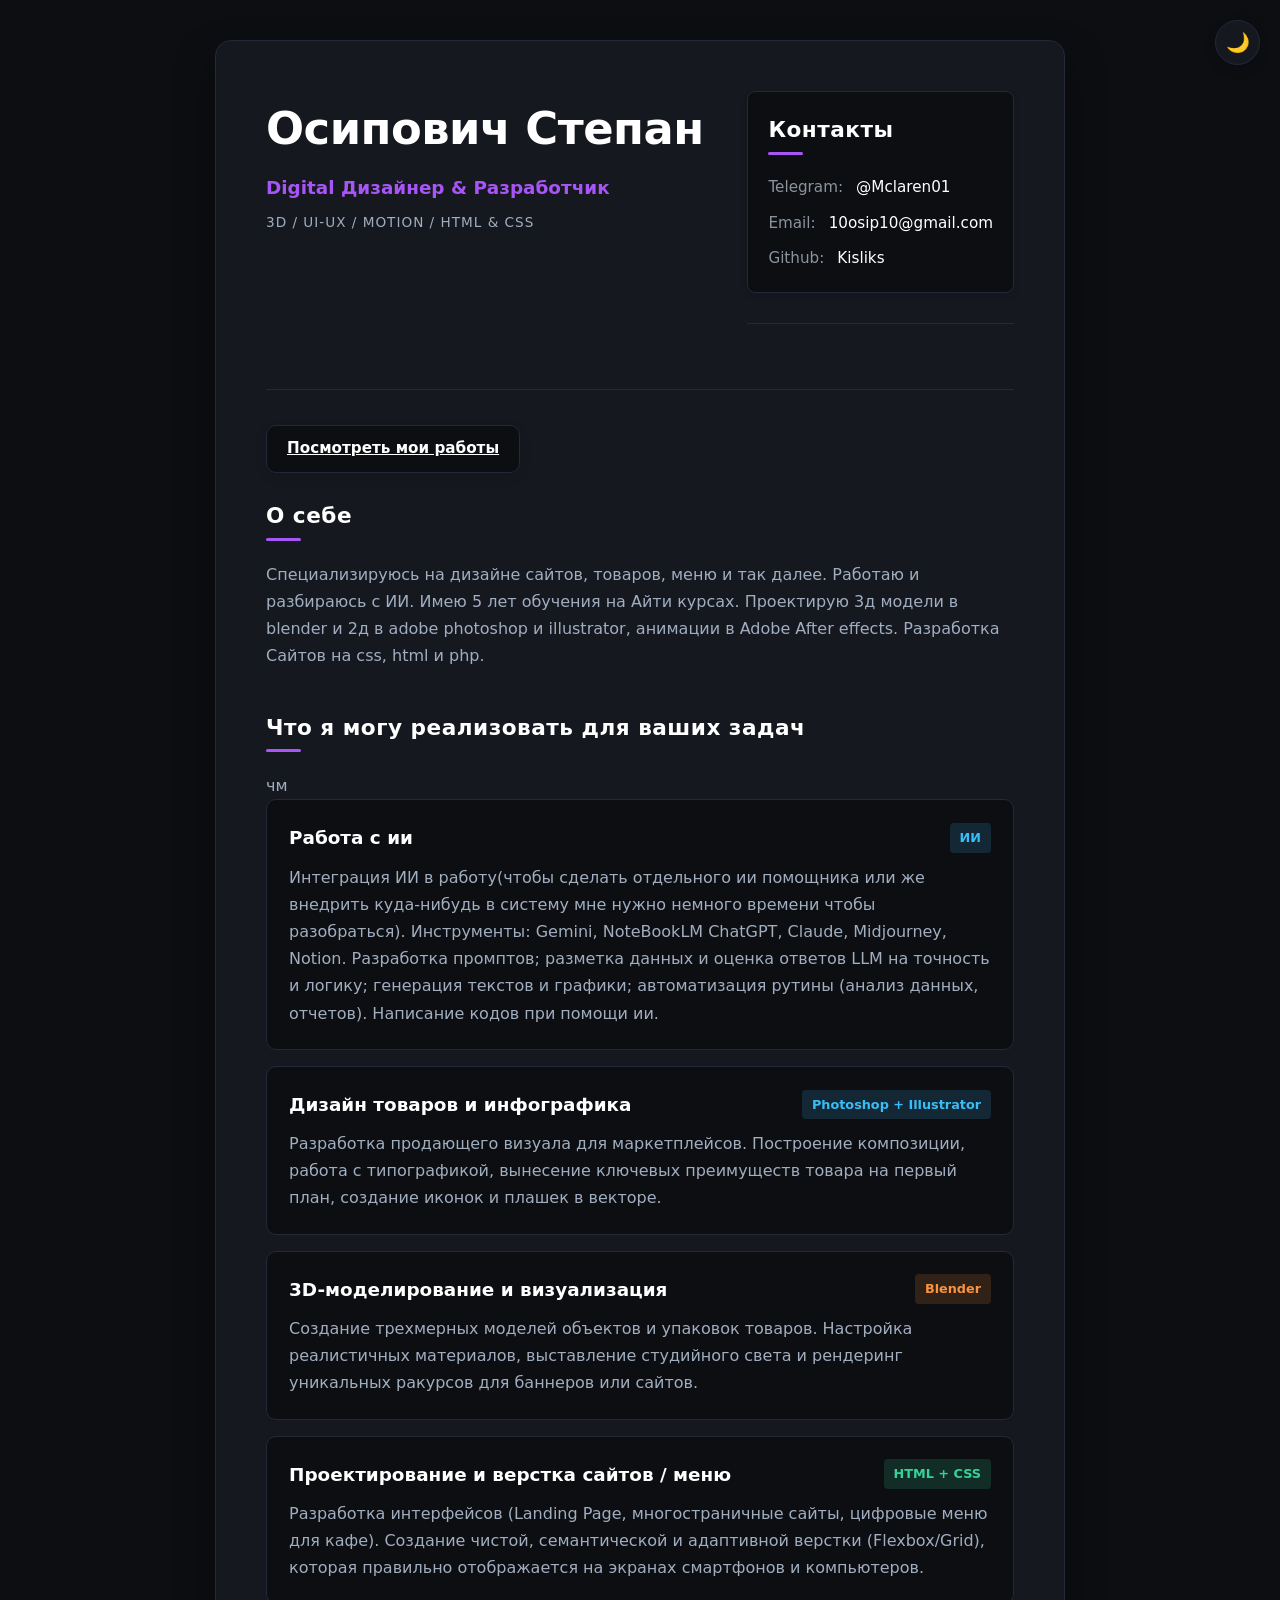
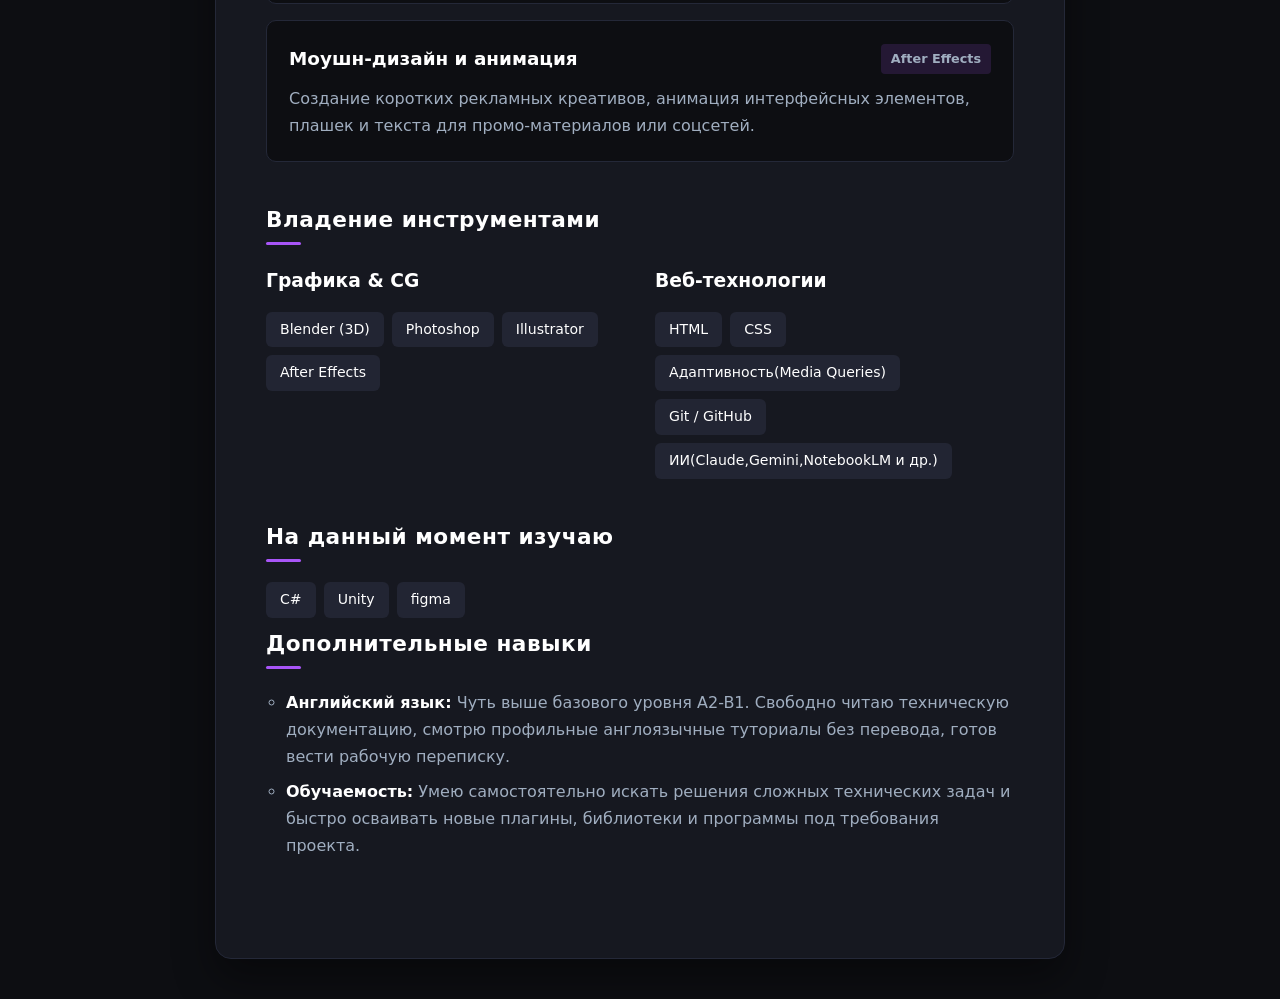
<file: index.html>
<!DOCTYPE html>
<html lang="ru">
<head>
    <meta charset="UTF-8">
    <meta name="viewport" content="width=device-width, initial-scale=1.0">
    <title>Резюме | Digital Дизайнер & Разработчик</title>
    <link rel="stylesheet" href="style.css">
</head>
<body>
<!-- Кнопка переключения темы -->
<button id="theme-toggle" class="theme-btn" aria-label="Переключить тему">🌙</button>

<div class="resume-container">
    
    <!-- Шапка профиля -->
    <header>
        <div class="header-main">
            <h1>Осипович Степан</h1>
            <div class="subtitle">Digital Дизайнер & Разработчик</div>
            <div class="tech-tags">3D / UI-UX / Motion / HTML & CSS</div>
        </div>
        <ul class="contacts">
            <header>
    <!-- Новый блок-контейнер -->
    <div class="contacts-box">
        <h2>Контакты</h2>
        <ul class="contacts">
            <li>
                <span class="icon">Telegram:</span> 
                <a target="_blank" class="highlight">@Mclaren01</a>
            </li>
            <li>
                <span class="icon">Email:</span> 
                <a class="highlight">10osip10@gmail.com</a>
            </li>
            <li>
                 <span class="icon">Github:</span> 
                <a class="highlight">Kisliks</a>

            </li>
        </ul>
    </div>
</header>

        </ul>
    </header>
<!-- Обернули кнопку в отдельный небольшой контейнер -->
<div class="portfolio-btn-container">
    <a href="portfolio.html" class="contact-link"> Посмотреть мои работы</a>
</div>



    <!-- О себе / Профессиональный профиль -->
    <section>
        <h2>О себе</h2>
        <p>Специализируюсь на дизайне сайтов, товаров, меню и так далее. Работаю и разбираюсь с ИИ. Имею 5 лет обучения на Айти курсах. Проектирую 3д модели в blender и 2д в adobe photoshop и illustrator, анимации в Adobe After effects. Разработка Сайтов на css, html и php.</p>
    </section>

    <!-- Что я умею делать (Компетенции) -->
    <section>
        <h2>Что я могу реализовать для ваших задач</h2>чм
        
            <div class="capability-item">
            <div class="capability-header">
                <h3>Работа с ии</h3>
                <span class="tool-badge ps-ai">ИИ</span>
            </div>
            <p>Интеграция ИИ в работу(чтобы сделать отдельного ии помощника или же внедрить куда-нибудь в систему мне нужно немного времени чтобы разобраться). Инструменты: Gemini, NoteBookLM ChatGPT, Claude, Midjourney, Notion. Разработка промптов; разметка данных и оценка ответов LLM на точность и логику; генерация текстов и графики; автоматизация рутины (анализ данных, отчетов). Написание кодов при помощи ии.</p>
        </div>

        <div class="capability-item">
            <div class="capability-header">
                <h3>Дизайн товаров и инфографика</h3>
                <span class="tool-badge ps-ai">Photoshop + Illustrator</span>
            </div>
            <p>Разработка продающего визуала для маркетплейсов. Построение композиции, работа с типографикой, вынесение ключевых преимуществ товара на первый план, создание иконок и плашек в векторе.</p>
        </div>

        <div class="capability-item">
            <div class="capability-header">
                <h3>3D-моделирование и визуализация</h3>
                <span class="tool-badge blender">Blender</span>
            </div>
            <p>Создание трехмерных моделей объектов и упаковок товаров. Настройка реалистичных материалов, выставление студийного света и рендеринг уникальных ракурсов для баннеров или сайтов.</p>
        </div>

        <div class="capability-item">
            <div class="capability-header">
                <h3>Проектирование и верстка сайтов / меню</h3>
                <span class="tool-badge web">HTML + CSS</span>
            </div>
            <p>Разработка интерфейсов (Landing Page, многостраничные сайты, цифровые меню для кафе). Создание чистой, семантической и адаптивной верстки (Flexbox/Grid), которая правильно отображается на экранах смартфонов и компьютеров.</p>
        </div>

        <div class="capability-item">
            <div class="capability-header">
                <h3>Моушн-дизайн и анимация</h3>
                <span class="tool-badge ae">After Effects</span>
            </div>
            <p>Создание коротких рекламных креативов, анимация интерфейсных элементов, плашек и текста для промо-материалов или соцсетей.</p>
        </div>
    </section>

    <!-- Инструменты и Стек -->
    <section>
        <h2>Владение инструментами</h2>
        <div class="skills-wrapper">
            <div class="skills-group">
                <h3>Графика & CG</h3>
                <ul class="skills-list">
                    <li class="skill-tag cgi">Blender (3D)</li>
                    <li class="skill-tag adobe">Photoshop</li>
                    <li class="skill-tag adobe">Illustrator</li>
                    <li class="skill-tag adobe">After Effects</li>
                </ul>
            </div>
            <div class="skills-group">
                <h3>Веб-технологии</h3>
                <ul class="skills-list">
                    <li class="skill-tag dev">HTML</li>
                    <li class="skill-tag dev">CSS</li>
                    <li class="skill-tag dev">Адаптивность(Media Queries)</li>
                    <li class="skill-tag dev">Git / GitHub</li>
                    <li class="skill-tag dev">ИИ(Claude,Gemini,NotebookLM и др.)</li>
                </ul>
            </div>
        </div>
    </section>
     <h2>На данный момент изучаю</h2>
        <ul class="skills-list">
     <li class="skill-tag dev">C#</li>
    <li class="skill-tag dev">Unity</li>
    <li class="skill-tag dev">figma</li>

    <!-- Дополнительно -->
    <section>
        <h2>Дополнительные навыки</h2>
        <ul class="bullet-list">
            <li><strong>Английский язык:</strong> Чуть выше базового уровня A2-B1. Свободно читаю техническую документацию, смотрю профильные англоязычные туториалы без перевода, готов вести рабочую переписку.</li>
            <li><strong>Обучаемость:</strong> Умею самостоятельно искать решения сложных технических задач и быстро осваивать новые плагины, библиотеки и программы под требования проекта.</li>
        </ul>
    </section>

</div>
    <!-- Скрипт для работы переключателя -->
    <script>
        const toggleBtn = document.getElementById('theme-toggle');
        const currentTheme = localStorage.getItem('theme');

        // Проверяем, какая тема была сохранена ранее
        if (currentTheme === 'light') {
            document.body.classList.add('light-theme');
            toggleBtn.textContent = '☀️';
        }

        // Обработчик клика по кнопке
        toggleBtn.addEventListener('click', () => {
            document.body.classList.toggle('light-theme');
            
            let theme = 'dark';
            if (document.body.classList.contains('light-theme')) {
                theme = 'light';
                toggleBtn.textContent = '☀️';
            } else {
                toggleBtn.textContent = '🌙';
            }
            
            // Запоминаем выбор пользователя, чтобы тема не сбрасывалась при перезагрузке
            localStorage.setItem('theme', theme);
        });
    </script>
</body>

</body>
</html>
</file>
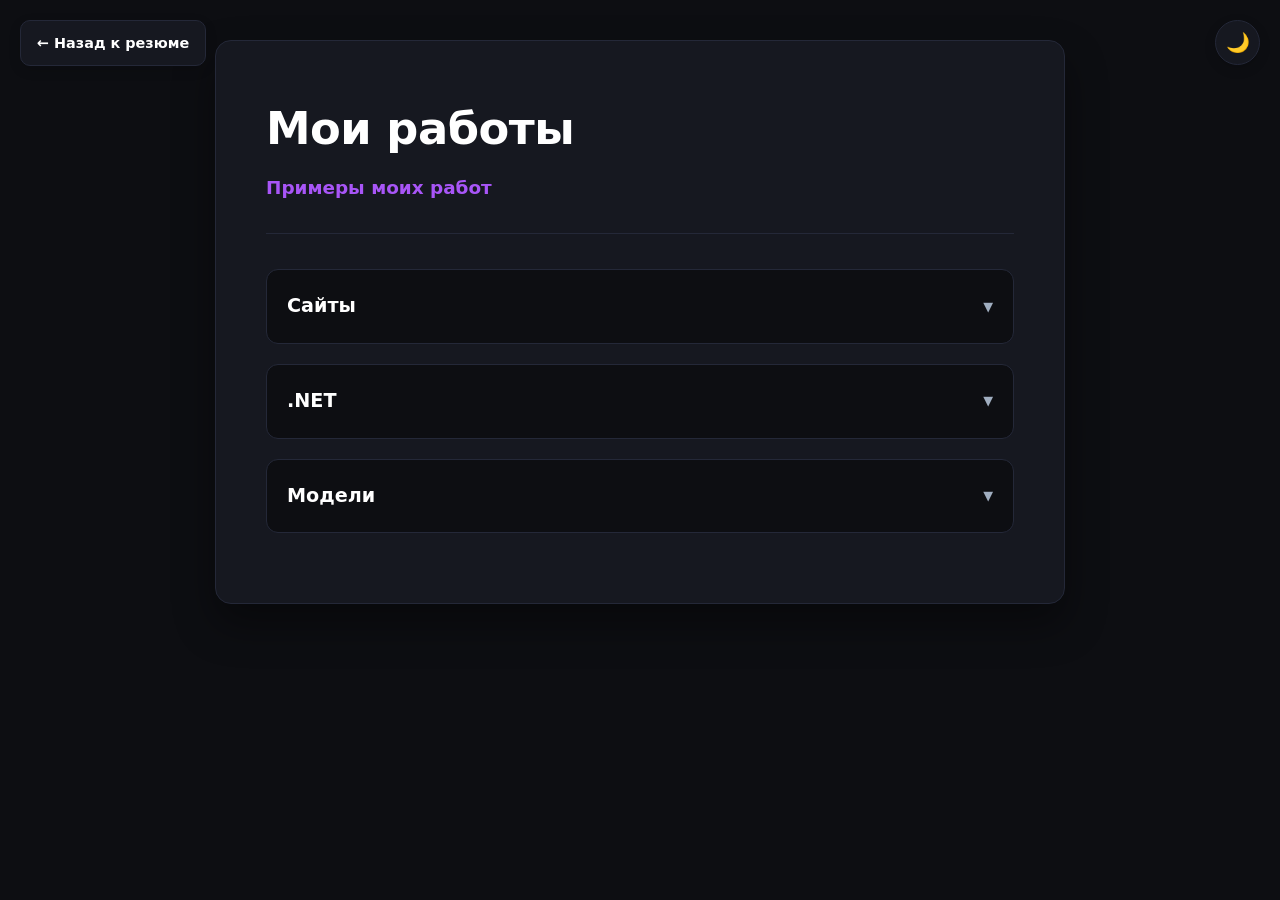
<file: portfolio.html>
<!DOCTYPE html>
<html lang="ru">
<head>
    <meta charset="UTF-8">
    <meta name="viewport" content="width=device-width, initial-scale=1.0">
    <title>Портфолио | Осипович Степан</title>
    <link rel="stylesheet" href="style.css">
</head>
<body>

    <!-- Кнопка переключения темы (фиксированная в углу экрана) -->
    <button id="theme-toggle" class="theme-btn" aria-label="Переключить тему">🌙</button>

    <!-- Ссылка для возврата на главное резюме -->
    <a href="index.html" class="back-btn">← Назад к резюме</a>

    <!-- Главный контейнер портфолио -->
    <div class="resume-container">
        
        <!-- Шапка портфолио -->
        <header class="portfolio-header">
            <div class="header-main">
                <h1>Мои работы</h1>
                <div class="subtitle">Примеры моих работ</div>
            </div>
        </header>

        <!-- ОТКРЫВАЮЩАЯСЯ ВКЛАДКА 1: С ИНТЕРЕСНЫМ ФУНКЦИОНАЛОМ -->
        <details class="portfolio-accordion">
            <summary>Сайты</summary>
            <div class="accordion-content">
                
                <!-- КАРТОЧКА РАБОТЫ 1 (Пустой шаблон для заполнения) -->
                <div class="portfolio-item-card">
                    <div class="portfolio-item-header">
                        <h3>Название проекта</h3>
                        <!-- Вместо # вставьте вашу реальную ссылку -->
                        <a href="#" target="_blank" class="project-link-btn">Открыть проект →</a>
                    </div>
                    <p class="project-item-desc">Описание</p>
                    <div class="project-item-tags">

                    </div>
                </div>

                <!-- КАРТОЧКА РАБОТЫ 2 (Пустой шаблон для заполнения) -->
                <div class="portfolio-item-card">
                    <div class="portfolio-item-header">
                        <h3>Название проекта</h3>
                        <a href="#" target="_blank" class="project-link-btn">Открыть проект →</a>
                    </div>
                    <p class="project-item-desc">Описание</p>
                    <div class="project-item-tags">
                    </div>
                </div>

            </div>
        </details>

        <!-- ОТКРЫВАЮЩАЯСЯ ВКЛАДКА 2: ОБЫЧНЫЕ (ВЕРСТКА И ГРАФИКА) -->
        <details class="portfolio-accordion">
            <summary>.NET</summary>
            <div class="accordion-content">
                
                <!-- КАРТОЧКА РАБОТЫ 3 (Пустой шаблон для заполнения) -->
                <div class="portfolio-item-card">
                    <div class="portfolio-item-header">
                        <h3>Название проекта</h3>
                        <a href="#" target="_blank" class="project-link-btn">Открыть проект →</a>
                    </div>
                    <p class="project-item-desc">Описание</p>
                    <div class="project-item-tags">
                    </div>
                </div>

                <!-- КАРТОЧКА РАБОТЫ 4 (Пустой шаблон для заполнения) -->
                <div class="portfolio-item-card">
                    <div class="portfolio-item-header">
                        <h3>Название проекта </h3>
                        <a href="#" target="_blank" class="project-link-btn">Открыть проект →</a>
                    </div>
                    <p class="project-item-desc">Описание</p>
                    <div class="project-item-tags">
                    </div>
                </div>

            </div>
        </details>
                <details class="portfolio-accordion">
            <summary>Модели</summary>
            <div class="accordion-content">
                                <div class="portfolio-item-card">
                    <div class="portfolio-item-header">
                        <h3>Название модели </h3>
                        <a href="#" target="_blank" class="project-link-btn">Открыть модель →</a>
                    </div>
                    <p class="project-item-desc">Описание</p>
                    <div class="project-item-tags">
                    </div>
                </div>
                            <div class="portfolio-item-card">
                    <div class="portfolio-item-header">
                        <h3>Название модели </h3>
                        <a href="#" target="_blank" class="project-link-btn">Открыть модель →</a>
                    </div>
                    <p class="project-item-desc">Описание</p>
                    <div class="project-item-tags">
                    </div>
                </div>

            </div>
        </details>

    </div> <!-- Конец контейнера -->

    <!-- Скрипт переключателя темы (синхронизирован со всеми страницами) -->
    <script>
        const toggleBtn = document.getElementById('theme-toggle');
        const currentTheme = localStorage.getItem('theme');

        if (currentTheme === 'light') {
            document.body.classList.add('light-theme');
            toggleBtn.textContent = '☀️';
        }

        toggleBtn.addEventListener('click', () => {
            document.body.classList.toggle('light-theme');
            let theme = 'dark';
            if (document.body.classList.contains('light-theme')) {
                theme = 'light';
                toggleBtn.textContent = '☀️';
            } else {
                theme = '🌙';
            }
            localStorage.setItem('theme', theme);
        });
    </script>
</body>
</html>
</file>
<file: style.css>
/* -------------------------------------------------------------
   1. ПЕРЕМЕННЫЕ И ЦВЕТОВЫЕ ПАЛИТРЫ (ТЕМНАЯ И СВЕТЛАЯ)
------------------------------------------------------------- */
:root {
    /* По умолчанию: Тёмная тема */
    --bg-main: #0d0e12;         
    --bg-card: #161820;         
    --bg-tag: #222533;          
    --accent: #a855f7;          
    --text-main: #ffffff;       
    --text-muted: #a0aec0;      
    --border-color: #242838;    
}

body.light-theme {
    /* Переключение на светлую тему */
    --bg-main: #f0f2f5;         
    --bg-card: #ffffff;         
    --bg-tag: #e2e8f0;          
    --accent: #6366f1;          
    --text-main: #0f172a;       
    --text-muted: #475569;      
    --border-color: #e2e8f0;    
}

/* -------------------------------------------------------------
   2. ГЛОБАЛЬНЫЕ СТИЛИ С ПЛАВНЫМ ПЕРЕХОДОМ ТЕМ
------------------------------------------------------------- */
* {
    box-sizing: border-box;
    margin: 0;
    padding: 0;
}

body {
    font-family: 'Segoe UI', system-ui, -apple-system, sans-serif;
    background-color: var(--bg-main);
    color: var(--text-muted);
    line-height: 1.7;
    padding: 40px 20px;
    /* Плавная смена фона всей страницы при клике на переключатель */
    transition: background-color 0.4s ease; 
}

.resume-container, .capability-item, .skill-tag, h1, h2, h3, p, .contacts a {
    transition: background-color 0.4s ease, 
                color 0.4s ease, 
                border-color 0.4s ease, 
                box-shadow 0.4s ease;
}

/* -------------------------------------------------------------
   3. ГЛАВНЫЙ КОНТЕЙНЕР РЕЗЮМЕ (ФИКСИРУЕМ ШИРИНУ)
------------------------------------------------------------- */
.resume-container {
    width: 100%;
    max-width: 850px;
    margin: 0 auto;
    background: var(--bg-card);
    padding: 50px;
    border-radius: 16px;
    box-shadow: 0 20px 40px rgba(0, 0, 0, 0.4);
    border: 1px solid var(--border-color);
}

/* -------------------------------------------------------------
   4. СТРУКТУРА: ШАПКА, КОНТАКТЫ, СЕКЦИИ
------------------------------------------------------------- */
header {
    border-bottom: 1px solid var(--border-color);
    padding-bottom: 30px;
    margin-bottom: 35px;
    display: flex;
    justify-content: space-between;
    align-items: flex-start;
    flex-wrap: wrap;
    gap: 20px;
}

.header-main h1 {
    font-size: 2.8rem;
    color: var(--text-main);
    letter-spacing: -0.5px;
    font-weight: 700;
}

.header-main .subtitle {
    font-size: 1.15rem;
    color: var(--accent);
    font-weight: 600;
    margin-top: 5px;
}

.tech-tags {
    margin-top: 8px;
    font-size: 0.85rem;
    text-transform: uppercase;
    letter-spacing: 1px;
    color: var(--text-muted);
}

.contacts {
    list-style: none;
    font-size: 0.95rem;
}

.contacts li {
    margin-bottom: 8px;
    display: flex;
    align-items: center;
    gap: 8px;
}

.contacts a {
    color: var(--text-main);
    text-decoration: none;
}

.contacts a:hover {
    color: var(--accent);
}
/* -------------------------------------------------------------
   ДОБАВЛЯЕМ СТИЛИ ДЛЯ БЛОКА КОНТАКТОВ (Вставьте в самый конец)
------------------------------------------------------------- */
.contacts-box {
    /* Автоматически меняет цвет фона: в тёмной теме он будет тёмным, в светлой — светлым */
    background-color: var(--bg-main) !important; 
    
    /* Автоматически меняет цвет рамки вокруг контактов */
    border: 1px solid var(--border-color) !important;
    
    /* Плавный переход цвета при клике на луну/солнце, чтобы блок не моргал */
    transition: background-color 0.4s ease, border-color 0.4s ease;
}

/* Принудительно меняем цвет заголовка "Контакты" внутри этого блока */
.contacts-box h2 {
    color: var(--text-main) !important;
    transition: color 0.4s ease;
}

/* Принудительно меняем цвет самого текста (Telegram, Email, Github) */
.contacts-box li {
    color: var(--text-muted) !important;
    transition: color 0.4s ease;
}

section {
    margin-bottom: 40px;
}

h2 {
    font-size: 1.35rem;
    color: var(--text-main);
    margin-bottom: 20px;
    position: relative;
    padding-bottom: 6px;
    letter-spacing: 0.5px;
}

h2::after {
    content: '';
    position: absolute;
    left: 0;
    bottom: 0;
    width: 35px;
    height: 3px;
    background-color: var(--accent);
    border-radius: 2px;
}

/* -------------------------------------------------------------
   5. КАРТОЧКИ СПОСОБНОСТЕЙ И ИНСТРУМЕНТЫ
------------------------------------------------------------- */
.capability-item {
    background-color: var(--bg-main);
    padding: 22px;
    border-radius: 10px;
    border: 1px solid var(--border-color);
    margin-bottom: 16px;
    /* Изолированная плавная анимация для наведения мыши */
    transition: transform 0.3s cubic-bezier(0.16, 1, 0.3, 1), 
                border-color 0.3s ease, 
                box-shadow 0.3s ease;
}

.capability-item:hover {
    border-color: var(--accent);
    transform: translateY(-4px) scale(1.01);
    box-shadow: 0 12px 30px rgba(168, 85, 247, 0.15);
}

body.light-theme .capability-item:hover {
    box-shadow: 0 12px 30px rgba(99, 102, 241, 0.12);
}

.capability-header {
    display: flex;
    justify-content: space-between;
    align-items: center;
    margin-bottom: 10px;
    flex-wrap: wrap;
    gap: 10px;
}

.capability-header h3 {
    font-size: 1.15rem;
    color: var(--text-main);
}

.tool-badge {
    font-size: 0.8rem;
    padding: 4px 10px;
    border-radius: 4px;
    font-weight: 600;
}

.tool-badge.ps-ai   { background-color: rgba(56, 189, 248, 0.15); color: #38bdf8; } 
.tool-badge.blender { background-color: rgba(251, 146, 60, 0.15); color: #fb923c; }  
.tool-badge.web     { background-color: rgba(52, 211, 153, 0.15); color: #34d399; }  
.tool-badge.ae     { background-color: rgba(168, 85, 247, 0.15); color:; }

.skills-wrapper {
    display: grid;
    grid-template-columns: 1fr 1fr;
    gap: 30px;
}

.skills-group h3 {
    font-s ize: 1.05rem;
    margin-bottom: 15px;
    color: var(--text-main);
}

.skills-list {
    display: flex;
    flex-wrap: wrap;
    gap: 8px;
    list-style: none;
}

.skill-tag {
    background-color: var(--bg-tag);
    color: var(--text-main);
    padding: 6px 14px;
    border-radius: 6px;
    font-size: 0.88rem;
    font-weight: 500;
}

.bullet-list {
    padding-left: 20px;
}

.bullet-list li {
    margin-bottom: 8px;
}

.bullet-list strong {
    color: var(--text-main);
}

/* -------------------------------------------------------------
   6. КНОПКА ПЕРЕКЛЮЧЕНИЯ ТЕМЫ
------------------------------------------------------------- */
.theme-btn {
    position: fixed;
    top: 20px;
    right: 20px;
    z-index: 1000;
    width: 45px;
    height: 45px;
    border-radius: 50%;
    background-color: var(--bg-card);
    border: 1px solid var(--border-color);
    color: var(--text-main);
    font-size: 1.2rem;
    cursor: pointer;
    display: flex;
    align-items: center;
    justify-content: center;
    box-shadow: 0 4px 12px rgba(0, 0, 0, 0.15);
    transition: transform 0.2s ease, background-color 0.4s ease, border-color 0.4s ease;
}

.theme-btn:hover { transform: scale(1.1); }
.theme-btn:active { transform: scale(0.95); }

/* -------------------------------------------------------------
   7. АНИМАЦИЯ ПОЯВЛЕНИЯ ПРИ ЗАГРУЗКЕ СТРАНИЦЫ
------------------------------------------------------------- */
@keyframes fadeInUp {
    from {
        opacity: 0;
        transform: translateY(20px);
    }
    to {
        opacity: 1;
        transform: translateY(0);
    }
}

/* Применяем анимацию только к контейнеру, чтобы дочерние элементы не сжимались */
.resume-container {
    animation: fadeInUp 0.6s cubic-bezier(0.16, 1, 0.3, 1) both;
}

/* -------------------------------------------------------------
   8. МОБИЛЬНАЯ АДАПТИВНОСТЬ
------------------------------------------------------------- */
@media (max-width: 650px) {
    .resume-container { padding: 25px; }
    header { flex-direction: column; }
    .skills-wrapper { grid-template-columns: 1fr; gap: 20px; }
    .header-main h1 { font-size: 2.2rem; }
    .capability-header { flex-direction: column; align-items: flex-start; gap: 5px; }
    .theme-btn { top: auto; bottom: 20px; right: 20px; }
}
/* Стили для самого блока-контейнера */
.contacts-box {
    background-color: #0d0e12; /* Темный фон блока (под цвет темы) */
    border: 1px solid #3f4448;   /* Тонкая рамка вокруг */
    border-radius: 8px;          /* Скругление углов */
    padding: 20px;               /* Внутренние отступы, чтобы текст не прилипал к краям */
    max-width: 300px;            /* Ограничение блока по ширине */
    box-shadow: 0 4px 6px rgba(0,0,0,0.1); /* Легкая тень для объема */
}

/* Убираем стандартные маркеры (точки) у списка и лишние отступы */
.contacts {
    list-style: none;
    padding: 0;
    margin: 0;
}

/* Делаем небольшой отступ между строками контактов */
.contacts li {
    margin-bottom: 10px;
}
.contacts li:last-child {
    margin-bottom: 0; /* У последнего элемента отступ убираем */
}

/* Цвет для подписей Telegram: и Email: */
.icon {
    color: #8b949e;
    margin-right: 5px;
}

/* Цвет для самих контактов */
.highlight {
    color: #58a6ff; 
    text-decoration: none;
}
.highlight:hover {
    text-decoration: underline;
}
/* =============================================================
   СТИЛИ ИСКЛЮЧИТЕЛЬНО ДЛЯ СТРАНИЦЫ ПОРТФОЛИО (PAGES/PORTFOLIO)
============================================================= */

/* 1. Кнопка "Назад к резюме" (фиксированная слева сверху) */
.back-btn {
    position: fixed;
    top: 20px;
    left: 20px;
    z-index: 1000;
    color: var(--text-main);
    text-decoration: none;
    font-weight: 600;
    font-size: 0.9rem;
    padding: 10px 16px;
    border-radius: 10px;
    border: 1px solid var(--border-color);
    background-color: var(--bg-card);
    box-shadow: 0 4px 12px rgba(0, 0, 0, 0.15);
    transition: transform 0.2s ease, border-color 0.2s ease, background-color 0.4s ease;
}

.back-btn:hover {
    transform: translateX(-3px);
    border-color: var(--accent);
}

/* 2. Открывающиеся вкладки-аккордеоны (<details>) */
.portfolio-accordion {
    background-color: var(--bg-main) !important;
    border: 1px solid var(--border-color) !important;
    border-radius: 12px;
    margin-bottom: 20px;
    overflow: hidden;
}

/* Строка заголовка вкладки */
.portfolio-accordion summary {
    padding: 20px;
    font-size: 1.2rem;
    font-weight: 600;
    color: var(--text-main);
    cursor: pointer;
    list-style: none; /* Скрываем стандартный маркер браузера */
    position: relative;
    user-select: none;
    transition: background-color 0.3s ease;
}

/* Создаем свою аккуратную стрелочку справа */
.portfolio-accordion summary::after {
    content: '▼';
    position: absolute;
    right: 20px;
    top: 50%;
    transform: translateY(-50%);
    font-size: 0.8rem;
    color: var(--text-muted);
    transition: transform 0.3s ease;
}

/* Поворачиваем стрелочку при открытии вкладки */
.portfolio-accordion[open] summary::after { 
    transform: translateY(-50%) rotate(180deg); 
}

.portfolio-accordion summary:hover { 
    background-color: rgba(168, 85, 247, 0.04); 
}

body.light-theme .portfolio-accordion summary:hover { 
    background-color: rgba(99, 102, 241, 0.04); 
}

.portfolio-accordion:hover { 
    border-color: var(--accent) !important; 
}

/* 3. Сетка внутри раскрытой вкладки */
.accordion-content {
    display: grid;
    grid-template-columns: repeat(auto-fit, minmax(320px, 1fr));
    gap: 20px;
    padding: 25px;
    border-top: 1px solid var(--border-color);
    background-color: var(--bg-card) !important;
}

/* 4. Карточки ваших будущих работ */
.portfolio-item-card {
    background-color: var(--bg-main) !important;
    border: 1px solid var(--border-color) !important;
    border-radius: 12px;
    padding: 24px;
    display: flex;
    flex-direction: column;
    justify-content: space-between;
    gap: 15px;
    transition: transform 0.3s cubic-bezier(0.16, 1, 0.3, 1), 
                border-color 0.3s ease, 
                box-shadow 0.3s ease;
}

.portfolio-item-card:hover {
    transform: translateY(-4px);
    border-color: var(--accent) !important;
    box-shadow: 0 12px 24px rgba(168, 85, 247, 0.12);
}

body.light-theme .portfolio-item-card:hover { 
    box-shadow: 0 12px 24px rgba(99, 102, 241, 0.08); 
}

.portfolio-item-header { 
    display: flex; 
    justify-content: space-between; 
    align-items: flex-start; 
    gap: 15px; 
}

.portfolio-item-header h3 { 
    font-size: 1.2rem; 
    color: var(--text-main) !important; 
    font-weight: 600; 
    line-height: 1.3; 
}

/* Кнопка ссылки внутри карточки проекта */
.project-link-btn {
    display: inline-flex;
    align-items: center;
    padding: 6px 14px;
    border-radius: 8px;
    font-size: 0.85rem;
    font-weight: 600;
    text-decoration: none;
    color: var(--text-main);
    border: 1px solid var(--border-color);
    background-color: var(--bg-tag);
    white-space: nowrap;
    transition: background-color 0.2s ease, border-color 0.2s ease, color 0.2s ease;
}

.project-link-btn:hover {
    border-color: var(--accent);
    background-color: var(--accent);
    color: #ffffff !important;
}

.project-item-desc { 
    font-size: 0.95rem; 
    color: var(--text-muted) !important; 
    line-height: 1.6; 
}

/* Теги технологий под описанием проекта */
.project-item-tags { 
    display: flex; 
    flex-wrap: wrap; 
    gap: 6px; 
    margin-top: auto; 
}

.project-item-tags span { 
    font-size: 0.75rem; 
    background-color: var(--bg-tag); 
    color: var(--text-muted) !important; 
    padding: 4px 10px; 
    border-radius: 6px; 
    font-weight: 500; 
    border: 1px solid var(--border-color); 
}

/* 5. Адаптивность элементов под разные экраны */
@media (max-width: 800px) {
    .back-btn { 
        position: static; 
        display: inline-block; 
        margin-bottom: 20px; 
    }
}

@media (max-width: 650px) {
    .accordion-content { 
        grid-template-columns: 1fr; 
        padding: 15px; 
    }
    .portfolio-item-header { 
        flex-direction: column; 
        align-items: flex-start; 
        gap: 10px; 
    }
    .project-link-btn { 
        width: 100%; 
        justify-content: center; 
    }
}
/* -------------------------------------------------------------
   КОНТЕЙНЕР И СТИЛЬ ДЛЯ КНОПКИ ПОРТФОЛИО НА ГЛАВНОЙ
------------------------------------------------------------- */
.portfolio-btn-container {
    margin-top: 20px;
    margin-bottom: 25px;
    display: flex;
    justify-content: flex-start; /* Кнопка будет аккуратно прижата к левому краю, как и заголовок */
}

/* Настройка самой кнопки, чтобы она была графитовой и аккуратной */
.portfolio-btn-container .contact-link {
    background-color: var(--bg-main) !important;
    border: 1px solid var(--border-color) !important;
    color: var(--text-main) !important;
    padding: 10px 20px;
    border-radius: 10px;
    display: inline-flex;
    align-items: center;
    font-weight: 600;
    font-size: 0.95rem;
    box-shadow: 0 4px 12px rgba(0, 0, 0, 0.1);
    transition: transform 0.2s ease, border-color 0.2s ease, box-shadow 0.2s ease !important;
}

/* Фиолетовое неоновое свечение появляется ТОЛЬКО при наведении */
.portfolio-btn-container .contact-link:hover {
    transform: translateY(-2px);
    border-color: var(--accent) !important;
    box-shadow: 0 6px 16px rgba(168, 85, 247, 0.2) !important;
}

/* Мягкая подсветка для светлой темы при наведении */
body.light-theme .portfolio-btn-container .contact-link:hover {
    box-shadow: 0 6px 16px rgba(99, 102, 241, 0.15) !important;
}
</file>
